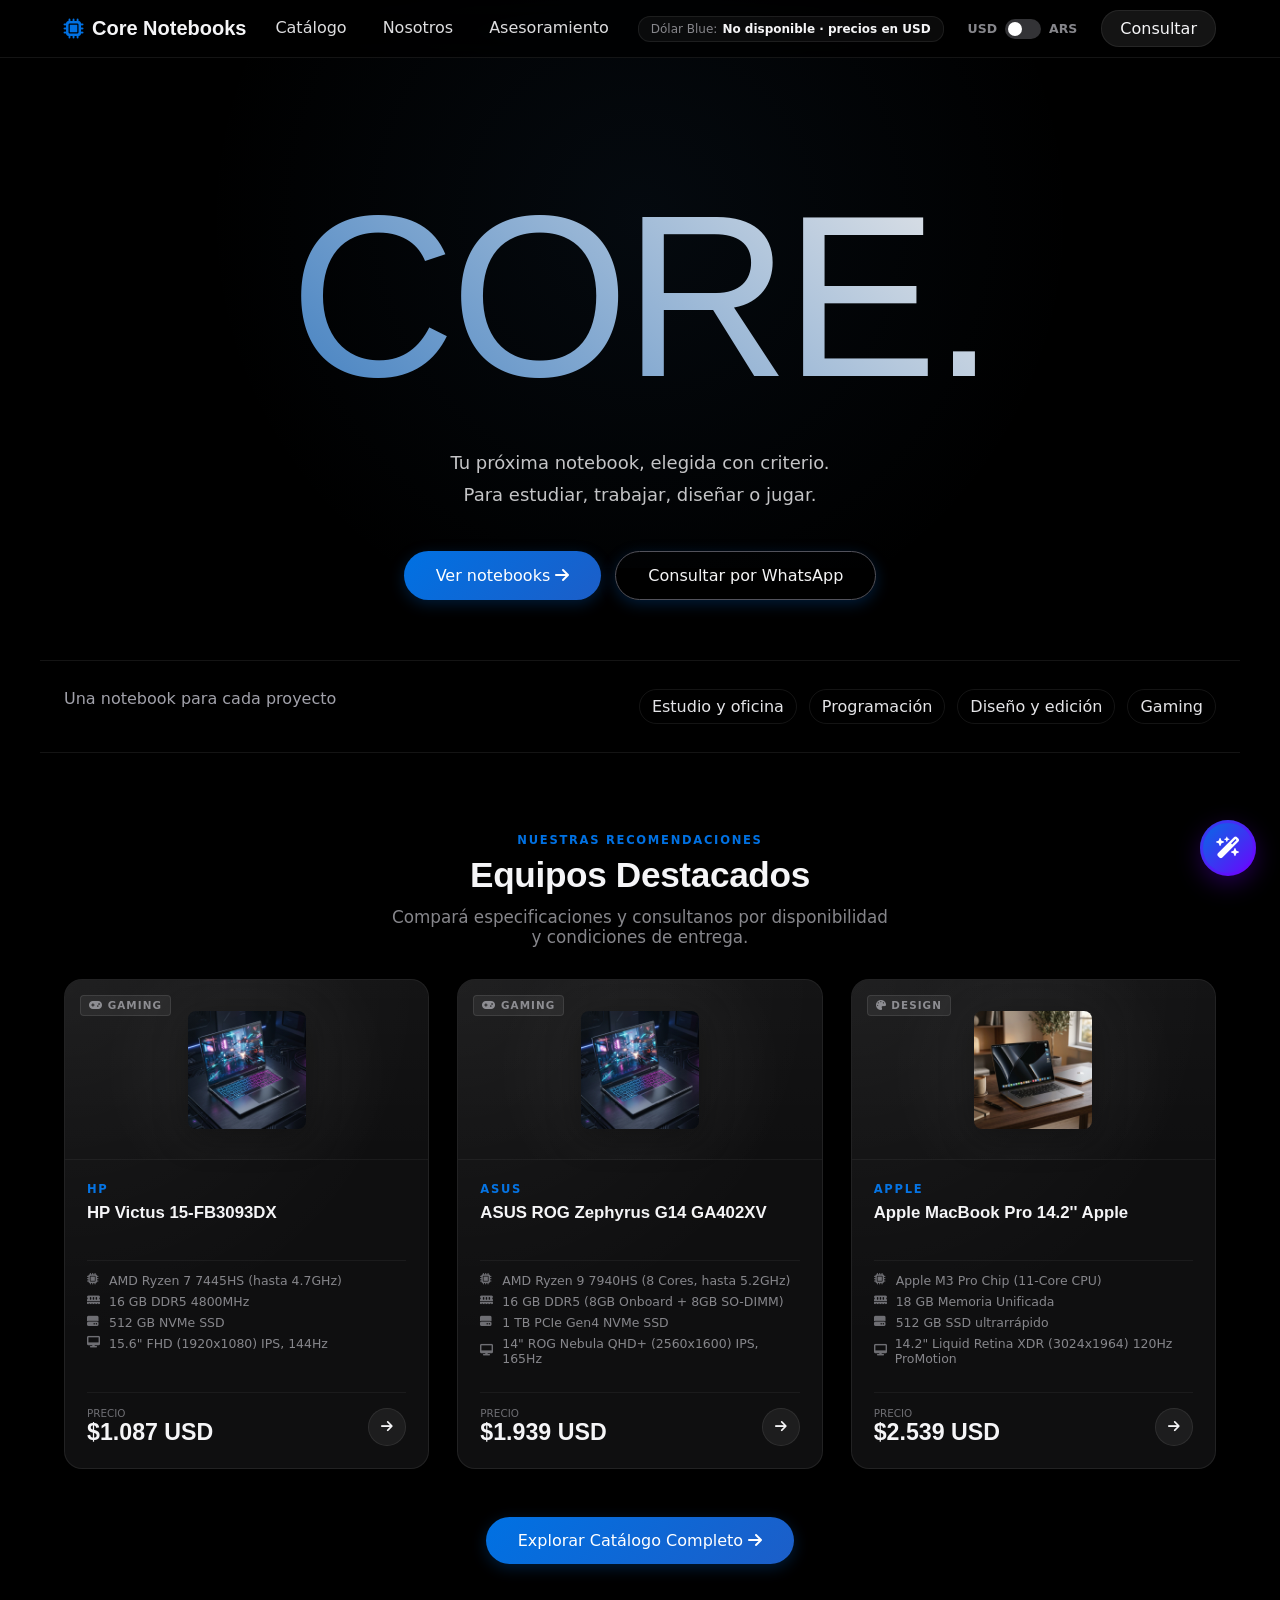
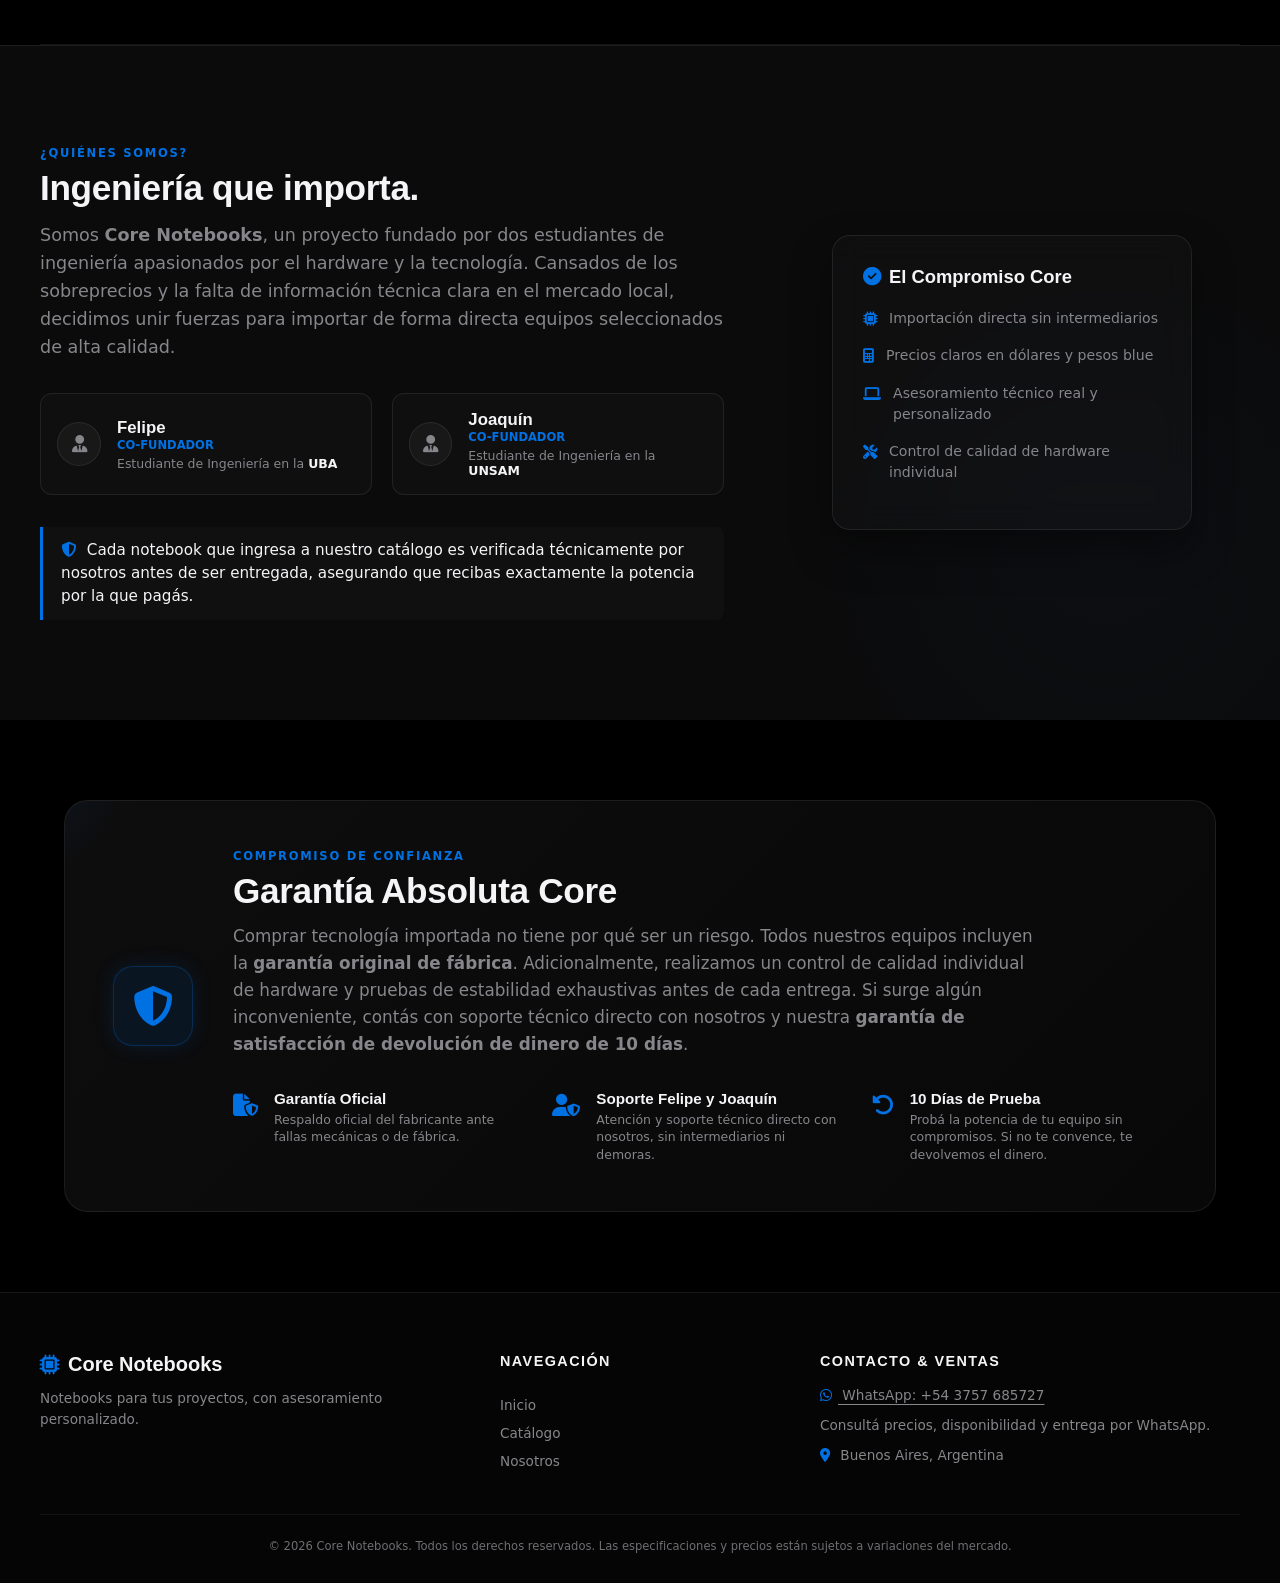
<file: index.html>
<!DOCTYPE html>
<html lang="es">
<head>
    <meta charset="UTF-8">
    <meta name="viewport" content="width=device-width, initial-scale=1.0">
    <title>Core Notebooks | Notebooks para estudiar, trabajar y jugar</title>
    <meta name="description" content="Compará notebooks para estudio, programación, diseño y gaming. Consultá precios y disponibilidad por WhatsApp con Core Notebooks.">
    <meta name="theme-color" content="#09090b">
    
    <!-- Fontshare CDN: Imports General Sans (weights 400, 500, 600, 700) and Geist (weights 400, 500, 600, 700) -->
    <link href="https://api.fontshare.com/v2/css?f[]=general-sans@400,500,600,700&f[]=geist@400,500,600,700&display=swap" rel="stylesheet">
    
    <!-- FontAwesome for Premium Icons -->
    <link rel="stylesheet" href="https://cdnjs.cloudflare.com/ajax/libs/font-awesome/6.4.0/css/all.min.css">
    
    <!-- Custom CSS -->
    <link rel="stylesheet" href="style.css">
</head>
<body>

    <!-- SECTION 2: MAIN SITE CONTAINER -->
    <div id="app-container" class="app-visible">
        
        <!-- HEADER / NAVIGATION -->
        <header class="main-header">
            <div class="nav-container">
                <a href="#" class="brand-logo" id="logo-link">
                    <i class="fa-solid fa-microchip"></i>
                    <span>Core Notebooks</span>
                </a>
                
                <!-- Central Navigation Menu (Geist Sans, text-base, text-foreground/90) -->
                <nav class="main-nav" id="main-nav" aria-label="Navegación principal">
                    <a href="#catalog" class="nav-link" id="nav-catalog-link">Catálogo</a>
                    <a href="#nosotros" class="nav-link" id="nav-nosotros-link">Nosotros</a>
                    <a href="#advisor-anchor" class="nav-link" id="nav-advisor-link">Asesoramiento</a>
                </nav>

                <div class="header-actions">
                    <!-- Live exchange rate display -->
                    <div class="exchange-rate-badge" id="rate-badge" title="Cotización de referencia del dólar blue">
                        <span>Dólar Blue: </span>
                        <strong id="blue-rate-value">Cargando...</strong>
                    </div>

                    <!-- Currency Switch Toggle (USD / ARS Blue) -->
                    <div class="currency-switch-container">
                        <span class="currency-label">USD</span>
                        <label class="switch">
                            <input type="checkbox" id="currency-toggle" aria-label="Mostrar precios en pesos" disabled>
                            <span class="slider round"></span>
                        </label>
                        <span class="currency-label highlight-ars">ARS</span>
                    </div>

                    <!-- "Sign Up" button on the right (Geist Sans, text-base, font-normal) -->
                    <button class="btn-signup" id="signup-btn">Consultar</button>
                </div>

                <!-- Mobile Menu Toggle -->
                <button class="mobile-menu-toggle" id="menu-toggle" aria-label="Abrir menú" aria-controls="main-nav" aria-expanded="false">
                    <i class="fa-solid fa-bars"></i>
                </button>
            </div>
        </header>

        <!-- LANDING VIEW CONTAINER -->
        <div id="landing-view" class="view-section">
            <!-- HERO SECTION -->
            <section id="hero" class="hero-section">
                <div class="hero-bg-glow"></div>
                <div class="hero-content">
                    <!-- Title Principal: General Sans, text-[230px], gradient effect -->
                    <h1 class="hero-main-title">CORE.</h1>
                    
                    <!-- Subtext: Centered, Geist Sans, text-lg, leading-8, opacity-80, split in 2 lines -->
                    <p class="hero-subtext-desc">
                        Tu próxima notebook, elegida con criterio.<br/>Para estudiar, trabajar, diseñar o jugar.
                    </p>
                    
                    <!-- Action Button: Geist Sans, text-base, font-normal -->
                    <div class="hero-ctas">
                        <button class="btn-cta" id="hero-catalog-btn">Ver notebooks <i class="fa-solid fa-arrow-right" aria-hidden="true"></i></button>
                        <button class="btn-cta btn-cta-secondary" id="hero-schedule-btn">Consultar por WhatsApp</button>
                    </div>
                </div>
            </section>

            <section class="use-cases" aria-label="Encontrá tu notebook según el uso">
                <span>Una notebook para cada proyecto</span>
                <div><span>Estudio y oficina</span><span>Programación</span><span>Diseño y edición</span><span>Gaming</span></div>
            </section>

            <!-- FEATURED PRODUCTS SECTION -->
            <section id="featured-products" class="featured-section">
                <div class="section-header">
                    <span class="section-tag">Nuestras Recomendaciones</span>
                    <h2 class="section-title">Equipos Destacados</h2>
                    <p class="section-subtitle">Compará especificaciones y consultanos por disponibilidad y condiciones de entrega.</p>
                </div>
                <div id="featured-grid" class="products-grid">
                    <!-- Rendered dynamically -->
                </div>
                <div class="featured-cta-container" style="display: flex; justify-content: center; margin-top: 3rem;">
                    <button class="btn-cta" id="explore-catalog-btn">Explorar Catálogo Completo <i class="fa-solid fa-arrow-right"></i></button>
                </div>
            </section>

            <!-- ABOUT US SECTION -->
            <section id="nosotros" class="about-section">
                <div class="about-bg-decoration"></div>
                <div class="about-container">
                    <div class="about-content">
                        <span class="section-tag">¿Quiénes Somos?</span>
                        <h2 class="section-title">Ingeniería que importa.</h2>
                        <p class="about-text">
                            Somos <strong>Core Notebooks</strong>, un proyecto fundado por dos estudiantes de ingeniería apasionados por el hardware y la tecnología. Cansados de los sobreprecios y la falta de información técnica clara en el mercado local, decidimos unir fuerzas para importar de forma directa equipos seleccionados de alta calidad.
                        </p>
                        <div class="founders-cards">
                            <!-- Founder 1 -->
                            <div class="founder-card">
                                <div class="founder-avatar-placeholder">
                                    <i class="fa-solid fa-user-tie"></i>
                                </div>
                                <div class="founder-info">
                                    <h3>Felipe</h3>
                                    <p class="founder-title">Co-Fundador</p>
                                    <p class="founder-edu">Estudiante de Ingeniería en la <strong>UBA</strong></p>
                                </div>
                            </div>

                            <!-- Founder 2 -->
                            <div class="founder-card">
                                <div class="founder-avatar-placeholder">
                                    <i class="fa-solid fa-user-tie"></i>
                                </div>
                                <div class="founder-info">
                                    <h3>Joaquín</h3>
                                    <p class="founder-title">Co-Fundador</p>
                                    <p class="founder-edu">Estudiante de Ingeniería en la <strong>UNSAM</strong></p>
                                </div>
                            </div>
                        </div>
                        <p class="about-value-prop">
                            <i class="fa-solid fa-shield-halved"></i> Cada notebook que ingresa a nuestro catálogo es verificada técnicamente por nosotros antes de ser entregada, asegurando que recibas exactamente la potencia por la que pagás.
                        </p>
                    </div>
                    <div class="about-graphic">
                        <div class="glass-specs-box">
                            <div class="specs-title"><i class="fa-solid fa-circle-check"></i> El Compromiso Core</div>
                            <ul class="specs-list">
                                <li><i class="fa-solid fa-microchip text-accent"></i> Importación directa sin intermediarios</li>
                                <li><i class="fa-solid fa-calculator text-accent"></i> Precios claros en dólares y pesos blue</li>
                                <li><i class="fa-solid fa-laptop text-accent"></i> Asesoramiento técnico real y personalizado</li>
                                <li><i class="fa-solid fa-screwdriver-wrench text-accent"></i> Control de calidad de hardware individual</li>
                            </ul>
                        </div>
                    </div>
                </div>
            </section>

            <!-- WARRANTY SECTION -->
            <section id="warranty" class="warranty-section">
                <div class="warranty-container">
                    <div class="warranty-card-glass">
                        <div class="warranty-badge-glow"></div>
                        <div class="warranty-icon-box">
                            <i class="fa-solid fa-shield-halved"></i>
                        </div>
                        <div class="warranty-content-box">
                            <span class="section-tag">Compromiso de Confianza</span>
                            <h2 class="section-title">Garantía Absoluta Core</h2>
                            <p class="warranty-desc-text">
                                Comprar tecnología importada no tiene por qué ser un riesgo. Todos nuestros equipos incluyen la <strong>garantía original de fábrica</strong>. Adicionalmente, realizamos un control de calidad individual de hardware y pruebas de estabilidad exhaustivas antes de cada entrega. Si surge algún inconveniente, contás con soporte técnico directo con nosotros y nuestra <strong>garantía de satisfacción de devolución de dinero de 10 días</strong>.
                            </p>
                            <div class="warranty-grid">
                                <div class="w-item">
                                    <div class="w-item-icon"><i class="fa-solid fa-file-shield"></i></div>
                                    <div class="w-item-text">
                                        <h4>Garantía Oficial</h4>
                                        <p>Respaldo oficial del fabricante ante fallas mecánicas o de fábrica.</p>
                                    </div>
                                </div>
                                <div class="w-item">
                                    <div class="w-item-icon"><i class="fa-solid fa-user-shield"></i></div>
                                    <div class="w-item-text">
                                        <h4>Soporte Felipe y Joaquín</h4>
                                        <p>Atención y soporte técnico directo con nosotros, sin intermediarios ni demoras.</p>
                                    </div>
                                </div>
                                <div class="w-item">
                                    <div class="w-item-icon"><i class="fa-solid fa-rotate-left"></i></div>
                                    <div class="w-item-text">
                                        <h4>10 Días de Prueba</h4>
                                        <p>Probá la potencia de tu equipo sin compromisos. Si no te convence, te devolvemos el dinero.</p>
                                    </div>
                                </div>
                            </div>
                        </div>
                    </div>
                </div>
            </section>
        </div>

        <!-- CATALOG VIEW CONTAINER -->
        <div id="catalog-view" class="view-section hidden-view" style="display: none;">
            <!-- CATALOG SECTION -->
            <section id="catalog" class="catalog-section">
                <div class="section-header">
                    <span class="section-tag">Selección de Equipos</span>
                    <h2 class="section-title">El Catálogo Core</h2>
                    <p class="section-subtitle">Explorá nuestro stock disponible o realizá una búsqueda avanzada.</p>
                </div>

                <!-- Collapsible Filters Button -->
                <div class="filter-toggle-container" style="display: flex; justify-content: center; margin-bottom: 2.5rem;">
                    <button class="catalog-tab-btn" id="toggle-filters-btn">
                        <i class="fa-solid fa-sliders"></i> Filtros Avanzados
                    </button>
                </div>

                <!-- Filter Controls -->
                <div class="filter-panel filter-panel-collapsed" id="catalog-filter-panel">
                    <div class="search-bar-container">
                        <i class="fa-solid fa-magnifying-glass search-icon"></i>
                        <input type="text" id="catalog-search" placeholder="Buscar por procesador, ram, modelo o tipo...">
                    </div>

                    <div class="filters-row">
                        <!-- Brand Filter -->
                        <div class="filter-group">
                            <label class="filter-label">Marca</label>
                            <div class="filter-buttons" id="brand-filters">
                                <button class="filter-btn active" data-brand="all">Todas</button>
                                <button class="filter-btn" data-brand="Apple">Apple</button>
                                <button class="filter-btn" data-brand="ASUS">ASUS</button>
                                <button class="filter-btn" data-brand="Lenovo">Lenovo</button>
                                <button class="filter-btn" data-brand="HP">HP</button>
                                <button class="filter-btn" data-brand="Dell">Dell</button>
                                <button class="filter-btn" data-brand="Acer">Acer</button>
                            </div>
                        </div>

                        <!-- Category Filter -->
                        <div class="filter-group">
                            <label class="filter-label">Uso / Perfil</label>
                            <div class="filter-buttons" id="category-filters">
                                <button class="filter-btn active" data-category="all">Todos</button>
                                <button class="filter-btn" data-category="gaming" title="Gaming y Alto Rendimiento"><i class="fa-solid fa-gamepad"></i> Gaming</button>
                                <button class="filter-btn" data-category="productivity" title="Programación, Ingeniería, Oficina"><i class="fa-solid fa-laptop-code"></i> Productividad</button>
                                <button class="filter-btn" data-category="design" title="Edición de Video, Diseño Gráfico, MacBook"><i class="fa-solid fa-palette"></i> Diseño</button>
                                <button class="filter-btn" data-category="office" title="Estudios, Hogar, Oficina Básica"><i class="fa-solid fa-briefcase"></i> Oficina</button>
                            </div>
                        </div>
                    </div>

                    <div class="filters-row flex-between">
                        <!-- Price Range Slider -->
                        <div class="filter-group price-slider-group">
                            <label class="filter-label">Precio máximo: <span id="price-slider-value">$1000 USD</span></label>
                            <input type="range" id="price-range" min="300" max="4500" step="100" value="4500">
                        </div>

                        <button id="reset-filters" class="reset-btn"><i class="fa-solid fa-arrow-rotate-left"></i> Limpiar filtros</button>
                    </div>
                </div>

                <!-- Product Grid -->
                <div id="products-grid" class="products-grid">
                    <div class="grid-placeholder">Cargando notebooks disponibles...</div>
                </div>
            </section>
        </div>



        <!-- Anchor for learning link -->
        <div id="advisor-anchor"></div>

        <!-- FOOTER -->
        <footer class="main-footer">
            <div class="footer-container">
                <div class="footer-brand">
                    <div class="logo">
                        <i class="fa-solid fa-microchip"></i>
                        <span>Core Notebooks</span>
                    </div>
                    <p>Notebooks para tus proyectos, con asesoramiento personalizado.</p>
                </div>
                <div class="footer-links">
                    <h4>Navegación</h4>
                    <a href="#hero" id="footer-inicio-link">Inicio</a>
                    <a href="#catalog" id="footer-catalog-link">Catálogo</a>
                    <a href="#nosotros" id="footer-nosotros-link">Nosotros</a>
                </div>
                <div class="footer-contact">
                    <h4>Contacto & Ventas</h4>
                    <p><a href="https://wa.me/543757685727" target="_blank" rel="noopener noreferrer"><i class="fa-brands fa-whatsapp text-accent" aria-hidden="true"></i> WhatsApp: +54 3757 685727</a></p>
                    <p>Consultá precios, disponibilidad y entrega por WhatsApp.</p>
                    <p><i class="fa-solid fa-location-dot text-accent"></i> Buenos Aires, Argentina</p>
                </div>
            </div>
            <div class="footer-bottom">
                <p>&copy; 2026 Core Notebooks. Todos los derechos reservados. Las especificaciones y precios están sujetos a variaciones del mercado.</p>
            </div>
        </footer>

        <!-- GEMINI AI FLOATING WIDGET -->
        <div id="ai-advisor-widget">
            <!-- Floating Bubble -->
            <button id="ai-bubble-trigger" class="ai-bubble" title="Abrir asesor del catálogo">
                <div class="pulse-ring"></div>
                <i class="fa-solid fa-wand-magic-sparkles"></i>
                <span class="bubble-tooltip">Ayuda para elegir</span>
            </button>

            <!-- Chat Panel Slide-out -->
            <div id="ai-chat-panel" class="chat-panel-hidden">
                <div class="chat-panel-header">
                    <div class="ai-profile">
                        <div class="ai-avatar">
                            <i class="fa-solid fa-brain"></i>
                        </div>
                        <div class="ai-details">
                            <h3>Asesor del catálogo</h3>
                            <span class="ai-status"><span class="status-dot"></span>Guía automática por tipo de uso</span>
                        </div>
                    </div>
                    <button id="close-chat-btn" aria-label="Cerrar asesor" class="close-btn"><i class="fa-solid fa-xmark"></i></button>
                </div>

                <div class="chat-messages" id="chat-messages-container">
                    <div class="chat-msg ai-msg">
                        <p>¡Hola! Soy tu <strong>Asesor del catálogo</strong> de notebooks. 💻🧠</p>
                        <p>Te muestro opciones del catálogo según el uso que elijas. Podés seleccionar estudio, gaming, programación o diseño. Para confirmar presupuesto y disponibilidad, consultanos por WhatsApp.</p>
                    </div>
                </div>

                <div class="chat-quick-replies">
                    <button class="quick-reply-btn" data-reply="Busco una notebook barata para estudiar y oficina.">Estudiar/Oficina 📚</button>
                    <button class="quick-reply-btn" data-reply="Necesito una notebook gamer con placa de video RTX.">Gaming 🎮</button>
                    <button class="quick-reply-btn" data-reply="Busco algo potente para edición de video y diseño.">Diseño / Edición 🎨</button>
                </div>

                <div class="chat-input-area">
                    <textarea id="chat-input" aria-label="Contanos para qué usarías la notebook" placeholder="Preguntame lo que quieras..." rows="1"></textarea>
                    <button id="send-chat-btn" aria-label="Enviar consulta al asesor" class="send-btn" disabled><i class="fa-solid fa-paper-plane"></i></button>
                </div>
            </div>
        </div>

        <!-- PRODUCT DETAIL MODAL -->
        <div id="detail-modal" class="modal-overlay">
            <div class="modal-content detail-modal-content">
                <div id="detail-modal-body">
                    <!-- Loaded dynamically -->
                </div>
            </div>
        </div>



    </div>

    <!-- Core App JS -->
    <script src="app.js"></script>
</body>
</html>
</file>
<file: style.css>
/* ==========================================================================
   CORE NOTEBOOKS - DESIGN SYSTEM
   Fonts: General Sans (Headings) & Geist (Body, UI, Navbar)
   Theme: High-Tech Dark Mode, Apple & 21st.dev inspired
   ========================================================================== */

/* 1. IMPORTS & SYSTEM VARIABLES */
@import url('https://api.fontshare.com/v2/css?f[]=general-sans@400,500,600,700&f[]=geist@400,500,600,700&display=swap');

:root {
    --bg-black: #000000;
    --bg-dark-gray: #0b0b0c;
    --bg-card: rgba(22, 22, 23, 0.7);
    --bg-card-hover: rgba(30, 30, 32, 0.85);
    
    --text-primary: #f5f5f7;
    --text-secondary: #86868b;
    --text-muted: #6e6e73;
    
    --accent-blue: #0071e3;
    --accent-blue-hover: #147ce5;
    --accent-glow: rgba(0, 113, 227, 0.4);
    --accent-green: #25d366; /* WhatsApp Green */
    --accent-green-hover: #20ba59;
    
    --border-color: rgba(255, 255, 255, 0.08);
    --border-hover: rgba(255, 255, 255, 0.18);
    
    /* Font Families specified in prompt */
    --font-heading: 'General Sans', -apple-system, BlinkMacSystemFont, sans-serif;
    --font-body: 'Geist', 'Inter', system-ui, sans-serif;
    
    --transition-fast: 0.2s cubic-bezier(0.25, 0.1, 0.25, 1);
    --transition-normal: 0.4s cubic-bezier(0.25, 0.8, 0.25, 1);
    --transition-slow: 0.8s cubic-bezier(0.25, 1, 0.5, 1);
}

/* 2. BASE RESET */
* {
    margin: 0;
    padding: 0;
    box-sizing: border-box;
    scroll-behavior: smooth;
}

body {
    background-color: var(--bg-black);
    color: var(--text-primary);
    font-family: var(--font-body);
    -webkit-font-smoothing: antialiased;
    overflow-x: hidden;
}

::-webkit-scrollbar {
    width: 8px;
    height: 8px;
}

::-webkit-scrollbar-track {
    background: var(--bg-black);
}

::-webkit-scrollbar-thumb {
    background: #333335;
    border-radius: 4px;
}

::-webkit-scrollbar-thumb:hover {
    background: #444447;
}

a {
    color: inherit;
    text-decoration: none;
}

/* 3. CINEMATIC FULLSCREEN INTRO OVERLAY */
#intro-overlay {
    position: fixed;
    top: 0;
    left: 0;
    width: 100vw;
    height: 100vh;
    background-color: var(--bg-black);
    z-index: 9999;
    display: flex;
    justify-content: center;
    align-items: center;
    overflow: hidden;
    transition: opacity 1s cubic-bezier(0.25, 1, 0.5, 1), visibility 1s;
}

.intro-active {
    opacity: 1;
    visibility: visible;
}

.intro-fading {
    opacity: 0;
    visibility: hidden;
    pointer-events: none;
}

#intro-video {
    position: absolute;
    top: 0;
    left: 0;
    width: 100vw;
    height: 100vh;
    object-fit: cover;
    z-index: 1;
}

#intro-text-wrapper {
    position: relative;
    z-index: 2;
    text-align: center;
    padding: 2rem;
    perspective: 1000px;
    opacity: 0;
    pointer-events: none;
    transition: opacity 0.6s ease;
}

#intro-text-wrapper.text-visible {
    opacity: 1;
    pointer-events: auto;
}

.intro-subtext {
    font-family: var(--font-body);
    font-size: 0.85rem;
    letter-spacing: 0.3em;
    color: var(--text-secondary);
    margin-bottom: 0.5rem;
    opacity: 0;
    transform: translateY(15px);
}

.intro-title {
    font-family: var(--font-heading);
    font-size: 3.5rem;
    font-weight: 700;
    letter-spacing: -0.02em;
    background: linear-gradient(180deg, #ffffff 30%, #a1a1a6 100%);
    -webkit-background-clip: text;
    -webkit-text-fill-color: transparent;
    margin-bottom: 0.5rem;
    opacity: 0;
    transform: translateY(20px);
}

.intro-description {
    font-size: 1.1rem;
    color: var(--text-muted);
    opacity: 0;
    transform: translateY(15px);
}

#intro-text-wrapper.text-visible .animate-sub {
    animation: fadeInUp 1s forwards 0.2s;
}
#intro-text-wrapper.text-visible .animate-title {
    animation: fadeInUp 1.2s forwards 0.4s;
}
#intro-text-wrapper.text-visible .animate-desc {
    animation: fadeInUp 1.2s forwards 0.6s;
}

@keyframes fadeInUp {
    to {
        opacity: 1;
        transform: translateY(0);
    }
}

.skip-btn {
    position: absolute;
    bottom: 40px;
    right: 40px;
    background: rgba(255, 255, 255, 0.08);
    border: 1px solid var(--border-color);
    color: var(--text-primary);
    font-family: var(--font-body);
    font-size: 0.9rem;
    font-weight: 500;
    padding: 0.75rem 1.75rem;
    border-radius: 30px;
    cursor: pointer;
    backdrop-filter: blur(10px);
    transition: all var(--transition-fast);
    z-index: 3;
}

.skip-btn:hover {
    background: rgba(255, 255, 255, 0.15);
    border-color: var(--border-hover);
    transform: translateY(-2px);
}

.skip-btn i {
    margin-left: 0.5rem;
    transition: transform var(--transition-fast);
}

.skip-btn:hover i {
    transform: translateX(3px);
}

/* Fallback CSS 3D laptop (only shown if video fails) */
.laptop-3d {
    position: absolute;
    width: 300px;
    height: 200px;
    perspective: 800px;
    display: flex;
    flex-direction: column;
    align-items: center;
    justify-content: flex-end;
    z-index: 2;
}

.keyboard-base {
    width: 280px;
    height: 12px;
    background: linear-gradient(180deg, #222225 0%, #111112 100%);
    border-radius: 4px 4px 10px 10px;
    box-shadow: 0 8px 20px rgba(0, 0, 0, 0.8);
    position: relative;
    z-index: 5;
}

.lid-hinge {
    position: absolute;
    bottom: 10px;
    width: 240px;
    height: 6px;
    background: #0a0a0b;
    z-index: 4;
}

.screen-lid {
    position: absolute;
    bottom: 3px;
    width: 270px;
    height: 175px;
    background: linear-gradient(135deg, #1d1d1f 0%, #111112 100%);
    border: 1.5px solid #2a2a2e;
    border-radius: 8px 8px 0 0;
    transform-origin: bottom center;
    transform: rotateX(0deg);
    transition: transform 2.2s cubic-bezier(0.25, 1, 0.5, 1);
    display: flex;
    justify-content: center;
    align-items: center;
    z-index: 3;
}

.screen-content {
    width: 258px;
    height: 163px;
    background-color: #050505;
    border-radius: 5px;
    display: flex;
    justify-content: center;
    align-items: center;
    opacity: 0;
    transition: opacity 1.5s ease-in-out 1s;
}

.core-logo-glow {
    display: flex;
    flex-direction: column;
    align-items: center;
    color: var(--text-primary);
}

.logo-icon {
    font-size: 2.2rem;
    margin-bottom: 0.6rem;
    color: var(--accent-blue);
    filter: drop-shadow(0 0 8px var(--accent-blue));
}

.laptop-3d.open-lid .screen-lid {
    transform: rotateX(-115deg);
}

.laptop-3d.open-lid .screen-content {
    opacity: 1;
}

/* 4. MAIN APP CONTAINER */
#app-container {
    width: 100%;
    min-height: 100vh;
    display: flex;
    flex-direction: column;
    transition: opacity 1.2s cubic-bezier(0.25, 1, 0.5, 1);
}

.app-hidden {
    opacity: 0;
    pointer-events: none;
}

.app-visible {
    opacity: 1;
    pointer-events: auto;
}

/* 5. HEADER & NAVIGATION */
.main-header {
    position: fixed;
    top: 0;
    left: 0;
    width: 100%;
    height: 58px;
    background-color: rgba(0, 0, 0, 0.7);
    backdrop-filter: blur(20px);
    -webkit-backdrop-filter: blur(20px);
    border-bottom: 1px solid var(--border-color);
    z-index: 100;
}

.nav-container {
    max-width: 1200px;
    height: 100%;
    margin: 0 auto;
    padding: 0 24px;
    display: flex;
    justify-content: space-between;
    align-items: center;
}

.brand-logo {
    display: flex;
    align-items: center;
    gap: 8px;
    font-family: var(--font-heading);
    font-weight: 600;
    font-size: 1.25rem;
    color: var(--text-primary);
}

.brand-logo i {
    color: var(--accent-blue);
}

/* Navbar Menu */
.main-nav {
    display: flex;
    gap: 36px;
}

.nav-link {
    font-family: var(--font-body);
    font-size: 16px;
    font-weight: 400;
    color: rgba(245, 245, 247, 0.9);
    transition: color var(--transition-fast), border-color var(--transition-fast);
    padding: 6px 0;
    border-bottom: 2px solid transparent;
}

.nav-link:hover {
    color: var(--text-primary);
}

.nav-link.active {
    color: var(--text-primary);
    border-bottom-color: var(--accent-blue);
}

.header-actions {
    display: flex;
    align-items: center;
    gap: 24px;
}

.exchange-rate-badge {
    background: rgba(255, 255, 255, 0.04);
    border: 1px solid var(--border-color);
    padding: 5px 12px;
    border-radius: 12px;
    font-size: 0.75rem;
    color: var(--text-secondary);
    display: flex;
    align-items: center;
    gap: 5px;
    font-family: var(--font-body);
}

.exchange-rate-badge strong {
    color: var(--text-primary);
}

.currency-switch-container {
    display: flex;
    align-items: center;
    gap: 8px;
}

.currency-label {
    font-size: 0.78rem;
    font-weight: 600;
    color: var(--text-secondary);
}

.switch {
    position: relative;
    display: inline-block;
    width: 36px;
    height: 20px;
}

.switch input {
    opacity: 0;
    width: 0;
    height: 0;
}

.slider {
    position: absolute;
    cursor: pointer;
    top: 0; left: 0; right: 0; bottom: 0;
    background-color: #333336;
    transition: .3s cubic-bezier(0.25, 0.8, 0.25, 1);
    border-radius: 20px;
}

.slider:before {
    position: absolute;
    content: "";
    height: 14px;
    width: 14px;
    left: 3px;
    bottom: 3px;
    background-color: white;
    transition: .3s cubic-bezier(0.25, 0.8, 0.25, 1);
    border-radius: 50%;
}

input:checked + .slider {
    background-color: var(--accent-blue);
}

input:checked + .slider:before {
    transform: translateX(16px);
}

.settings-btn {
    background: none;
    border: none;
    color: var(--text-secondary);
    cursor: pointer;
    font-size: 1.1rem;
    transition: color var(--transition-fast);
}

.settings-btn:hover {
    color: var(--text-primary);
}

/* Button Sign Up */
.btn-signup {
    font-family: var(--font-body);
    font-size: 16px;
    font-weight: 400;
    background-color: rgba(255, 255, 255, 0.08);
    border: 1px solid var(--border-color);
    color: var(--text-primary);
    padding: 8px 18px;
    border-radius: 18px;
    cursor: pointer;
    transition: all var(--transition-fast);
}

.btn-signup:hover {
    background-color: var(--text-primary);
    color: var(--bg-black);
    border-color: var(--text-primary);
}

.mobile-menu-toggle {
    display: none;
    background: none;
    border: none;
    color: var(--text-primary);
    font-size: 1.35rem;
    cursor: pointer;
}

/* 6. HERO SECTION */
.hero-section {
    position: relative;
    padding-top: 180px;
    padding-bottom: 60px;
    display: flex;
    flex-direction: column;
    align-items: center;
    text-align: center;
    overflow: hidden;
}

.hero-bg-glow {
    position: absolute;
    top: -20%;
    left: 50%;
    transform: translateX(-50%);
    width: 80%;
    max-width: 1400px;
    height: 700px;
    background: radial-gradient(circle, rgba(58, 123, 191, 0.08) 0%, transparent 70%);
    z-index: 1;
    pointer-events: none;
}

.hero-content {
    max-width: 1100px;
    padding: 0 24px;
    z-index: 2;
    display: flex;
    flex-direction: column;
    align-items: center;
}

/* Título Principal ("CORE.") */
.hero-main-title {
    font-family: var(--font-heading);
    font-size: 230px;
    font-weight: 400;
    line-height: 1.02;
    letter-spacing: -0.024em;
    margin-bottom: 2rem;
    
    background: linear-gradient(223deg, #E8E8E9 0%, #3A7BBF 104.15%);
    -webkit-background-clip: text;
    -webkit-text-fill-color: transparent;
}

/* Subtext */
.hero-subtext-desc {
    font-family: var(--font-body);
    font-size: 18px;
    line-height: 32px;
    color: var(--text-primary);
    opacity: 0.8;
    max-width: 600px;
    margin: 0 auto 2.5rem auto;
}

/* CTA */
.btn-cta {
    font-family: var(--font-body);
    font-size: 16px;
    font-weight: 400;
    background: linear-gradient(135deg, var(--accent-blue) 0%, #1c5ec8 100%);
    color: white;
    border: none;
    padding: 14px 32px;
    border-radius: 28px;
    cursor: pointer;
    transition: all var(--transition-fast);
    box-shadow: 0 4px 15px rgba(0, 113, 227, 0.25);
}

.btn-cta:hover {
    transform: translateY(-2px);
    box-shadow: 0 6px 20px rgba(0, 113, 227, 0.4);
}

/* 7. SOCIAL PROOF / MARQUEE SECTION */
.social-proof-section {
    background-color: var(--bg-black);
    padding: 40px 0;
    border-bottom: 1px solid var(--border-color);
    position: relative;
    z-index: 2;
    width: 100%;
}

.social-proof-container {
    max-width: 1200px;
    margin: 0 auto;
    padding: 0 24px;
    display: flex;
    align-items: center;
    gap: 40px;
}

.social-proof-intro {
    font-family: var(--font-body);
    font-size: 14px;
    line-height: 1.4;
    color: var(--text-secondary);
    opacity: 0.5;
    white-space: nowrap;
    flex-shrink: 0;
    text-align: left;
}

.brand-marquee-container {
    overflow: hidden;
    width: 100%;
    position: relative;
    mask-image: linear-gradient(to right, transparent, black 10%, black 90%, transparent);
    -webkit-mask-image: linear-gradient(to right, transparent, black 10%, black 90%, transparent);
}

.brand-marquee-track {
    display: flex;
    gap: 60px;
    width: max-content;
    animation: marqueeScroll 25s linear infinite;
}

.brand-item {
    font-family: var(--font-body);
    font-size: 16px;
    font-weight: 600;
    color: var(--text-primary);
    opacity: 0.7;
    transition: opacity var(--transition-fast);
}

.brand-item:hover {
    opacity: 1;
}

@keyframes marqueeScroll {
    0% { transform: translateX(0); }
    100% { transform: translateX(-50%); }
}

/* 8. CATALOG SECTION & TAB SWITCHER */
.catalog-section {
    max-width: 1200px;
    margin: 0 auto;
    padding: 80px 24px;
}

.section-header {
    text-align: center;
    margin-bottom: 2rem; /* Reduced to sit neatly with tabs */
}

.section-tag {
    font-size: 0.72rem;
    font-weight: 600;
    color: var(--accent-blue);
    letter-spacing: 0.15em;
    text-transform: uppercase;
    margin-bottom: 0.5rem;
    display: block;
}

.section-title {
    font-family: var(--font-heading);
    font-size: 2.2rem;
    font-weight: 600;
    margin-bottom: 0.8rem;
    letter-spacing: -0.01em;
}

.section-subtitle {
    font-size: 1.05rem;
    color: var(--text-secondary);
    max-width: 500px;
    margin: 0 auto;
}

/* Catalog tab switcher: Separates filter matching from general stock inventory */
.catalog-tabs-container {
    display: flex;
    justify-content: center;
    gap: 16px;
    margin-bottom: 2.5rem;
    position: relative;
    z-index: 5;
}

.catalog-tab-btn {
    font-family: var(--font-body);
    font-size: 15px;
    font-weight: 500;
    background-color: rgba(255, 255, 255, 0.02);
    border: 1px solid var(--border-color);
    color: var(--text-secondary);
    padding: 12px 24px;
    border-radius: 30px;
    cursor: pointer;
    display: flex;
    align-items: center;
    gap: 8px;
    transition: all var(--transition-fast);
}

.catalog-tab-btn:hover {
    background-color: rgba(255, 255, 255, 0.06);
    color: var(--text-primary);
    border-color: var(--border-hover);
}

.catalog-tab-btn.active {
    background: linear-gradient(135deg, var(--accent-blue) 0%, #1c5ec8 100%);
    color: white;
    border-color: var(--accent-blue);
    box-shadow: 0 4px 15px var(--accent-glow);
}

/* Filters Panel */
.filter-panel {
    background: var(--bg-card);
    border: 1px solid var(--border-color);
    border-radius: 18px;
    padding: 24px;
    backdrop-filter: blur(20px);
    margin-bottom: 3rem;
    box-shadow: 0 10px 30px rgba(0,0,0,0.3);
    transition: max-height 0.4s cubic-bezier(0.25, 0.8, 0.25, 1), opacity 0.3s ease-out, margin 0.4s ease-out, padding 0.4s ease-out, border-color 0.4s ease-out;
    overflow: hidden;
    max-height: 450px;
}

.filter-panel-collapsed {
    max-height: 0 !important;
    opacity: 0 !important;
    padding-top: 0 !important;
    padding-bottom: 0 !important;
    margin-bottom: 0 !important;
    border-color: transparent !important;
    pointer-events: none;
}

.search-bar-container {
    position: relative;
    width: 100%;
    margin-bottom: 20px;
}

.search-bar-container input {
    width: 100%;
    background-color: rgba(255, 255, 255, 0.04);
    border: 1px solid var(--border-color);
    border-radius: 12px;
    padding: 14px 14px 14px 44px;
    color: var(--text-primary);
    font-family: var(--font-body);
    font-size: 0.92rem;
    transition: all var(--transition-fast);
}

.search-bar-container input:focus {
    outline: none;
    border-color: var(--accent-blue);
    background-color: rgba(255, 255, 255, 0.08);
    box-shadow: 0 0 10px rgba(0, 113, 227, 0.15);
}

.search-icon {
    position: absolute;
    left: 16px;
    top: 50%;
    transform: translateY(-50%);
    color: var(--text-muted);
    font-size: 0.95rem;
}

.filters-row {
    display: flex;
    flex-wrap: wrap;
    gap: 24px;
    margin-bottom: 20px;
}

.filters-row.flex-between {
    justify-content: space-between;
    align-items: center;
    margin-bottom: 0;
}

.filter-group {
    flex: 1;
    min-width: 250px;
}

.filter-label {
    display: block;
    font-size: 0.72rem;
    font-weight: 600;
    color: var(--text-secondary);
    text-transform: uppercase;
    letter-spacing: 0.1em;
    margin-bottom: 8px;
}

.filter-buttons {
    display: flex;
    flex-wrap: wrap;
    gap: 8px;
}

.filter-btn {
    background: rgba(255, 255, 255, 0.03);
    border: 1px solid var(--border-color);
    color: var(--text-secondary);
    font-family: var(--font-body);
    font-size: 0.8rem;
    font-weight: 500;
    padding: 8px 14px;
    border-radius: 8px;
    cursor: pointer;
    transition: all var(--transition-fast);
}

.filter-btn:hover {
    background: rgba(255, 255, 255, 0.08);
    color: var(--text-primary);
}

.filter-btn.active {
    background-color: var(--text-primary);
    color: var(--bg-black);
    border-color: var(--text-primary);
    font-weight: 600;
}

.price-slider-group {
    max-width: 400px;
}

.price-slider-group input[type="range"] {
    -webkit-appearance: none;
    width: 100%;
    height: 4px;
    background: #333;
    border-radius: 2px;
    outline: none;
}

.price-slider-group input[type="range"]::-webkit-slider-thumb {
    -webkit-appearance: none;
    width: 16px;
    height: 16px;
    border-radius: 50%;
    background: var(--text-primary);
    cursor: pointer;
    transition: transform 0.1s ease;
}

.price-slider-group input[type="range"]::-webkit-slider-thumb:hover {
    transform: scale(1.25);
    background: var(--accent-blue);
}

.reset-btn {
    background: none;
    border: none;
    color: var(--text-secondary);
    font-family: var(--font-body);
    font-size: 0.8rem;
    cursor: pointer;
    transition: color var(--transition-fast);
    padding: 8px 0;
}

.reset-btn:hover {
    color: var(--text-primary);
}

.reset-btn i {
    margin-right: 4px;
}

/* Laptop Grid */
.products-grid {
    display: grid;
    grid-template-columns: repeat(auto-fill, minmax(290px, 1fr));
    gap: 28px;
    min-height: 200px;
}

.grid-placeholder {
    grid-column: 1 / -1;
    text-align: center;
    padding: 60px 0;
    color: var(--text-secondary);
    font-size: 0.95rem;
}

.product-card {
    background: var(--bg-card);
    border: 1px solid var(--border-color);
    border-radius: 18px;
    overflow: hidden;
    display: flex;
    flex-direction: column;
    transition: all var(--transition-normal);
    position: relative;
    cursor: pointer;
}

/* Spotlight cursor glow overlay */
.product-card::before {
    content: '';
    position: absolute;
    top: 0;
    left: 0;
    width: 100%;
    height: 100%;
    background: radial-gradient(800px circle at var(--x, 0px) var(--y, 0px), rgba(255, 255, 255, 0.05), transparent 45%);
    pointer-events: none;
    z-index: 1;
}

.product-card:hover {
    transform: translateY(-8px);
    border-color: var(--border-hover);
    box-shadow: 0 15px 35px rgba(0, 0, 0, 0.6);
}

.product-image-wrapper {
    width: 100%;
    height: 180px;
    background: radial-gradient(circle, rgba(255, 255, 255, 0.05) 0%, rgba(255, 255, 255, 0) 70%), linear-gradient(180deg, rgba(255,255,255,0.02) 0%, transparent 100%);
    display: flex;
    justify-content: center;
    align-items: center;
    position: relative;
    padding: 20px;
    border-bottom: 1px solid rgba(255, 255, 255, 0.03);
}

.product-image-wrapper img {
    max-width: 80%;
    max-height: 85%;
    object-fit: contain;
    transition: transform var(--transition-normal);
    filter: drop-shadow(0 8px 16px rgba(0,0,0,0.4));
    border-radius: 8px;
}

.product-card:hover .product-image-wrapper img {
    transform: scale(1.06);
}

.card-category-badge {
    position: absolute;
    top: 15px;
    left: 15px;
    background: rgba(255, 255, 255, 0.06);
    border: 1px solid rgba(255,255,255,0.1);
    color: var(--text-secondary);
    font-size: 0.65rem;
    font-weight: 600;
    text-transform: uppercase;
    letter-spacing: 0.1em;
    padding: 3px 8px;
    border-radius: 4px;
}

.product-details {
    padding: 22px;
    display: flex;
    flex-direction: column;
    flex-grow: 1;
}

.product-brand {
    font-size: 0.72rem;
    font-weight: 600;
    color: var(--accent-blue);
    text-transform: uppercase;
    letter-spacing: 0.15em;
    margin-bottom: 6px;
}

.product-name {
    font-family: var(--font-heading);
    font-size: 1.05rem;
    font-weight: 600;
    line-height: 1.35;
    color: var(--text-primary);
    margin-bottom: 12px;
    display: -webkit-box;
    -webkit-line-clamp: 2;
    -webkit-box-orient: vertical;
    overflow: hidden;
    height: 2.7em;
}

.product-specs-summary {
    list-style: none;
    margin-bottom: 20px;
    border-top: 1px solid rgba(255, 255, 255, 0.05);
    padding-top: 12px;
}

.product-specs-summary li {
    font-size: 0.78rem;
    color: var(--text-secondary);
    margin-bottom: 6px;
    display: flex;
    align-items: center;
    gap: 8px;
}

.product-specs-summary li i {
    font-size: 0.72rem;
    color: var(--text-muted);
    width: 14px;
}

.card-footer {
    display: flex;
    justify-content: space-between;
    align-items: flex-end;
    margin-top: auto;
    border-top: 1px solid rgba(255, 255, 255, 0.05);
    padding-top: 14px;
}

.price-box {
    display: flex;
    flex-direction: column;
}

.price-label {
    font-size: 0.65rem;
    color: var(--text-muted);
    text-transform: uppercase;
}

.price-value {
    font-family: var(--font-heading);
    font-size: 1.45rem;
    font-weight: 700;
}

.buy-card-btn {
    background: rgba(255,255,255,0.06);
    border: 1px solid var(--border-color);
    color: var(--text-primary);
    width: 38px;
    height: 38px;
    border-radius: 50%;
    display: flex;
    justify-content: center;
    align-items: center;
    cursor: pointer;
    transition: all var(--transition-fast);
}

.product-card:hover .buy-card-btn {
    background: var(--accent-blue);
    border-color: var(--accent-blue);
    box-shadow: 0 0 10px var(--accent-glow);
}

/* 9. ABOUT US ("Nosotros") */
.about-section {
    position: relative;
    background-color: var(--bg-dark-gray);
    padding: 100px 24px;
    border-top: 1px solid var(--border-color);
    overflow: hidden;
}

.about-bg-decoration {
    position: absolute;
    bottom: -20%;
    right: -10%;
    width: 600px;
    height: 600px;
    background: radial-gradient(circle, rgba(58, 123, 191, 0.03) 0%, transparent 70%);
    z-index: 1;
    pointer-events: none;
}

.about-container {
    max-width: 1200px;
    margin: 0 auto;
    display: grid;
    grid-template-columns: 1.2fr 0.8fr;
    gap: 60px;
    align-items: center;
    position: relative;
    z-index: 2;
}

.about-content {
    display: flex;
    flex-direction: column;
    align-items: flex-start;
}

.about-text {
    font-size: 1.1rem;
    line-height: 1.6;
    color: var(--text-secondary);
    margin-bottom: 2rem;
}

.founders-cards {
    display: flex;
    gap: 20px;
    width: 100%;
    margin-bottom: 2rem;
    flex-wrap: wrap;
}

.founder-card {
    flex: 1;
    min-width: 220px;
    background: rgba(255, 255, 255, 0.02);
    border: 1px solid var(--border-color);
    border-radius: 12px;
    padding: 16px;
    display: flex;
    align-items: center;
    gap: 16px;
}

.founder-avatar-placeholder {
    width: 44px;
    height: 44px;
    background: rgba(255, 255, 255, 0.04);
    border-radius: 50%;
    display: flex;
    justify-content: center;
    align-items: center;
    color: var(--text-secondary);
    font-size: 1.1rem;
    border: 1px solid var(--border-color);
}

.founder-info h3 {
    font-family: var(--font-heading);
    font-size: 1.05rem;
    font-weight: 600;
}

.founder-title {
    font-size: 0.72rem;
    font-weight: 600;
    color: var(--accent-blue);
    text-transform: uppercase;
    margin-bottom: 4px;
}

.founder-edu {
    font-size: 0.78rem;
    color: var(--text-secondary);
}

.founder-edu strong {
    color: var(--text-primary);
}

.about-value-prop {
    font-size: 0.95rem;
    line-height: 1.5;
    color: var(--text-primary);
    background: rgba(255, 255, 255, 0.02);
    border-left: 3px solid var(--accent-blue);
    padding: 12px 18px;
    border-radius: 0 8px 8px 0;
}

.about-value-prop i {
    color: var(--accent-blue);
    margin-right: 6px;
}

.about-graphic {
    display: flex;
    justify-content: center;
}

.glass-specs-box {
    background: rgba(255, 255, 255, 0.02);
    backdrop-filter: blur(15px);
    border: 1px solid var(--border-color);
    border-radius: 18px;
    padding: 30px;
    width: 100%;
    max-width: 360px;
    box-shadow: 0 20px 40px rgba(0,0,0,0.4);
}

.specs-title {
    font-family: var(--font-heading);
    font-size: 1.15rem;
    font-weight: 600;
    margin-bottom: 20px;
    display: flex;
    align-items: center;
    gap: 8px;
}

.specs-title i {
    color: var(--accent-blue);
}

.specs-list {
    list-style: none;
}

.specs-list li {
    font-size: 0.88rem;
    line-height: 1.5;
    color: var(--text-secondary);
    margin-bottom: 16px;
    display: flex;
    align-items: flex-start;
    gap: 12px;
}

.specs-list li i {
    margin-top: 4px;
    font-size: 0.9rem;
}

.text-accent {
    color: var(--accent-blue);
}

/* 10. MODALS SYSTEM */
.modal-overlay {
    position: fixed;
    top: 0; left: 0; width: 100vw; height: 100vh;
    background-color: rgba(0, 0, 0, 0.85);
    backdrop-filter: blur(15px);
    z-index: 1000;
    display: flex;
    justify-content: center;
    align-items: center;
    opacity: 0;
    visibility: hidden;
    transition: opacity var(--transition-normal), visibility var(--transition-normal);
}

.modal-active {
    opacity: 1;
    visibility: visible;
}

.modal-content {
    background-color: var(--bg-dark-gray);
    border: 1px solid var(--border-color);
    border-radius: 20px;
    width: 90%;
    max-width: 760px;
    max-height: 90vh;
    overflow-y: auto;
    position: relative;
    box-shadow: 0 30px 60px rgba(0,0,0,0.6);
    transform: scale(0.95);
    transition: transform var(--transition-normal);
}

.modal-active .modal-content {
    transform: scale(1);
}

.modal-close {
    background: none;
    border: none;
    color: var(--text-secondary);
    font-size: 1.25rem;
    cursor: pointer;
    transition: color var(--transition-fast);
}

.modal-close:hover {
    color: var(--text-primary);
}

.settings-modal-content {
    max-width: 480px;
}

.modal-header {
    padding: 24px;
    border-bottom: 1px solid rgba(255,255,255,0.05);
    display: flex;
    justify-content: space-between;
    align-items: center;
}

.modal-header h2 {
    font-family: var(--font-heading);
    font-size: 1.25rem;
    font-weight: 600;
    display: flex;
    align-items: center;
    gap: 8px;
}

.modal-body {
    padding: 24px;
}

.modal-body p {
    font-size: 0.88rem;
    line-height: 1.45;
    color: var(--text-secondary);
    margin-bottom: 20px;
}

.input-group {
    margin-bottom: 20px;
}

.input-group label {
    display: block;
    font-size: 0.72rem;
    font-weight: 600;
    color: var(--text-secondary);
    text-transform: uppercase;
    margin-bottom: 8px;
}

.password-input-wrapper {
    position: relative;
    display: flex;
    width: 100%;
}

.password-input-wrapper input {
    width: 100%;
    background-color: rgba(255, 255, 255, 0.03);
    border: 1px solid var(--border-color);
    border-radius: 8px;
    padding: 12px 40px 12px 12px;
    color: var(--text-primary);
    font-family: var(--font-body);
    font-size: 0.88rem;
}

.password-input-wrapper input:focus {
    outline: none;
    border-color: var(--accent-blue);
}

.view-key-btn {
    position: absolute;
    right: 12px;
    top: 50%;
    transform: translateY(-50%);
    background: none;
    border: none;
    color: var(--text-muted);
    cursor: pointer;
}

.input-helper {
    display: block;
    font-size: 0.75rem;
    color: var(--text-muted);
    margin-top: 6px;
}

.input-helper a {
    color: var(--accent-blue);
    text-decoration: underline;
}

.key-status-badge {
    padding: 10px 14px;
    border-radius: 8px;
    font-size: 0.78rem;
    line-height: 1.4;
    display: flex;
    align-items: flex-start;
    gap: 10px;
}

.idel-status {
    background: rgba(255, 255, 255, 0.02);
    border: 1px solid var(--border-color);
    color: var(--text-secondary);
}

.active-status {
    background: rgba(37, 211, 102, 0.05);
    border: 1px solid rgba(37, 211, 102, 0.2);
    color: #4cd964;
}

.modal-footer {
    padding: 20px 24px;
    border-top: 1px solid rgba(255,255,255,0.05);
    display: flex;
    justify-content: flex-end;
    gap: 12px;
}

/* Product Detail Modal */
.detail-modal-grid {
    display: grid;
    grid-template-columns: 1fr 1fr;
    gap: 40px;
    padding: 30px;
}

.detail-image-box {
    background: linear-gradient(180deg, rgba(255,255,255,0.02) 0%, transparent 100%);
    border-radius: 12px;
    border: 1px solid var(--border-color);
    display: flex;
    justify-content: center;
    align-items: center;
    padding: 30px;
    height: 320px;
}

.detail-image-box img {
    max-width: 100%;
    max-height: 100%;
    object-fit: contain;
    filter: drop-shadow(0 15px 30px rgba(0,0,0,0.6));
}

.detail-info-box {
    display: flex;
    flex-direction: column;
}

.detail-header-row {
    display: flex;
    justify-content: space-between;
    align-items: flex-start;
    margin-bottom: 12px;
}

.detail-brand {
    font-size: 0.8rem;
    font-weight: 600;
    color: var(--accent-blue);
    text-transform: uppercase;
    letter-spacing: 0.15em;
}

.detail-title {
    font-family: var(--font-heading);
    font-size: 1.5rem;
    font-weight: 600;
    line-height: 1.25;
    margin-bottom: 20px;
}

.detail-specs-list {
    list-style: none;
    margin-bottom: 28px;
    background: rgba(255,255,255,0.02);
    border: 1px solid var(--border-color);
    border-radius: 12px;
    padding: 16px;
}

.detail-specs-list li {
    font-size: 0.82rem;
    line-height: 1.4;
    color: var(--text-secondary);
    margin-bottom: 10px;
    display: flex;
    align-items: flex-start;
    gap: 10px;
}

.detail-specs-list li:last-child {
    margin-bottom: 0;
}

.detail-specs-list li i {
    margin-top: 3px;
    font-size: 0.8rem;
    color: var(--text-muted);
    width: 16px;
}

.detail-footer-row {
    display: flex;
    justify-content: space-between;
    align-items: center;
    margin-top: auto;
    border-top: 1px solid rgba(255,255,255,0.05);
    padding-top: 20px;
}

.detail-price-value {
    font-family: var(--font-heading);
    font-size: 2rem;
    font-weight: 700;
}

.btn-wsp {
    background: linear-gradient(135deg, #25D366 0%, #128C7E 100%);
    color: white;
    font-weight: 600;
    border-radius: 30px;
    padding: 12px 28px;
    border: none;
    box-shadow: 0 4px 15px rgba(37, 211, 102, 0.2);
    display: inline-flex;
    align-items: center;
    justify-content: center;
    transition: all 0.3s cubic-bezier(0.4, 0, 0.2, 1);
}

.btn-wsp:hover {
    background: linear-gradient(135deg, #2ae06f 0%, #149c8c 100%);
    box-shadow: 0 8px 24px rgba(37, 211, 102, 0.4);
    transform: translateY(-3px) scale(1.02);
    color: white;
}

.btn-wsp i {
    font-size: 1.1rem;
    margin-right: 8px;
}

/* 11. FOOTER */
.main-footer {
    background-color: #050505;
    border-top: 1px solid var(--border-color);
    padding: 60px 24px 30px 24px;
    margin-top: auto;
}

.footer-container {
    max-width: 1200px;
    margin: 0 auto;
    display: grid;
    grid-template-columns: 1.5fr 1fr 1.5fr;
    gap: 40px;
    margin-bottom: 40px;
}

.footer-brand .logo {
    display: flex;
    align-items: center;
    gap: 8px;
    font-family: var(--font-heading);
    font-weight: 600;
    font-size: 1.25rem;
    margin-bottom: 12px;
}

.footer-brand .logo i {
    color: var(--accent-blue);
}

.footer-brand p {
    font-size: 0.85rem;
    line-height: 1.5;
    color: var(--text-secondary);
}

.footer-links {
    display: flex;
    flex-direction: column;
    gap: 12px;
}

.footer-links h4, .footer-contact h4 {
    font-family: var(--font-heading);
    font-size: 0.9rem;
    font-weight: 600;
    text-transform: uppercase;
    letter-spacing: 0.1em;
    color: var(--text-primary);
    margin-bottom: 16px;
}

.footer-links a {
    font-size: 0.85rem;
    color: var(--text-secondary);
    transition: color var(--transition-fast);
}

.footer-links a:hover {
    color: var(--text-primary);
}

.footer-contact p {
    font-size: 0.85rem;
    line-height: 1.6;
    color: var(--text-secondary);
    margin-bottom: 8px;
}

.footer-contact p i {
    margin-right: 6px;
}

.footer-bottom {
    max-width: 1200px;
    margin: 0 auto;
    border-top: 1px solid rgba(255,255,255,0.05);
    padding-top: 24px;
    text-align: center;
}

.footer-bottom p {
    font-size: 0.72rem;
    color: var(--text-muted);
}

/* 12. GEMINI AI CHAT DRAWER & BUBBLE */
#ai-advisor-widget {
    position: fixed;
    bottom: 24px;
    right: 24px;
    z-index: 500;
}

.ai-bubble {
    width: 56px;
    height: 56px;
    border-radius: 50%;
    background: linear-gradient(135deg, var(--accent-blue) 0%, #7000ff 100%);
    border: none;
    color: white;
    font-size: 1.35rem;
    display: flex;
    justify-content: center;
    align-items: center;
    cursor: pointer;
    box-shadow: 0 8px 25px rgba(112, 0, 255, 0.3);
    position: relative;
    transition: transform var(--transition-fast);
}

.ai-bubble:hover {
    transform: scale(1.08);
}

.pulse-ring {
    border: 3px solid rgba(112, 0, 255, 0.4);
    border-radius: 30px;
    height: 56px;
    width: 56px;
    position: absolute;
    animation: pulsate 2s infinite ease-out;
}

.bubble-tooltip {
    position: absolute;
    right: 70px;
    top: 50%;
    transform: translateY(-50%);
    background: rgba(22, 22, 23, 0.95);
    border: 1px solid var(--border-color);
    color: var(--text-primary);
    font-size: 0.78rem;
    font-family: var(--font-body);
    font-weight: 500;
    padding: 6px 14px;
    border-radius: 8px;
    white-space: nowrap;
    opacity: 0;
    pointer-events: none;
    transition: opacity var(--transition-fast);
}

.ai-bubble:hover .bubble-tooltip {
    opacity: 1;
}

#ai-chat-panel {
    position: fixed;
    bottom: 96px;
    right: 24px;
    width: 360px;
    height: 520px;
    background: rgba(20, 20, 22, 0.95);
    backdrop-filter: blur(25px);
    border: 1px solid var(--border-color);
    border-radius: 18px;
    box-shadow: 0 15px 40px rgba(0, 0, 0, 0.5), 0 0 30px rgba(112, 0, 255, 0.05);
    display: flex;
    flex-direction: column;
    overflow: hidden;
    z-index: 501;
    transform: translateY(20px);
    transition: opacity var(--transition-normal), transform var(--transition-normal);
}

.chat-panel-hidden {
    opacity: 0;
    pointer-events: none;
    transform: translateY(30px) !important;
}

.chat-panel-header {
    padding: 16px;
    border-bottom: 1px solid rgba(255,255,255,0.05);
    display: flex;
    justify-content: space-between;
    align-items: center;
    background: rgba(255,255,255,0.02);
}

.ai-profile {
    display: flex;
    align-items: center;
    gap: 12px;
}

.ai-avatar {
    width: 38px;
    height: 38px;
    border-radius: 50%;
    background: linear-gradient(135deg, var(--accent-blue) 0%, #7000ff 100%);
    display: flex;
    justify-content: center;
    align-items: center;
    color: white;
    font-size: 1.1rem;
}

.ai-details h3 {
    font-family: var(--font-heading);
    font-size: 0.95rem;
    font-weight: 600;
}

.ai-status {
    font-size: 0.68rem;
    color: var(--text-secondary);
    display: flex;
    align-items: center;
    gap: 4px;
}

.status-dot {
    width: 6px;
    height: 6px;
    background-color: var(--accent-green);
    border-radius: 50%;
    display: inline-block;
}

.close-btn {
    background: none;
    border: none;
    color: var(--text-secondary);
    font-size: 1.1rem;
    cursor: pointer;
}

.close-btn:hover {
    color: var(--text-primary);
}

.chat-messages {
    flex-grow: 1;
    padding: 16px;
    overflow-y: auto;
    display: flex;
    flex-direction: column;
    gap: 14px;
}

.chat-msg {
    max-width: 85%;
    padding: 10px 14px;
    border-radius: 12px;
    font-size: 0.82rem;
    line-height: 1.45;
}

.ai-msg {
    background-color: rgba(255,255,255,0.04);
    border: 1px solid var(--border-color);
    color: var(--text-primary);
    align-self: flex-start;
    border-bottom-left-radius: 2px;
}

.user-msg {
    background: linear-gradient(135deg, var(--accent-blue) 0%, #1c5ec8 100%);
    color: white;
    align-self: flex-end;
    border-bottom-right-radius: 2px;
    box-shadow: 0 4px 10px rgba(0, 113, 227, 0.15);
}

.typing-indicator {
    display: flex;
    gap: 4px;
    padding: 8px 12px;
    background: rgba(255,255,255,0.04);
    border: 1px solid var(--border-color);
    border-radius: 12px;
    align-self: flex-start;
}

.typing-dot {
    width: 6px;
    height: 6px;
    background: var(--text-muted);
    border-radius: 50%;
    animation: typingBounce 1.4s infinite ease-in-out;
}

.typing-dot:nth-child(2) { animation-delay: 0.2s; }
.typing-dot:nth-child(3) { animation-delay: 0.4s; }

@keyframes typingBounce {
    0%, 100%, 80% { transform: translateY(0); }
    40% { transform: translateY(-4px); }
}

.chat-quick-replies {
    padding: 0 16px 12px 16px;
    display: flex;
    gap: 8px;
    overflow-x: auto;
}

.chat-quick-replies::-webkit-scrollbar {
    display: none;
}

.quick-reply-btn {
    background: rgba(112, 0, 255, 0.08);
    border: 1px solid rgba(112, 0, 255, 0.2);
    color: #a370ff;
    font-family: var(--font-body);
    font-size: 0.72rem;
    font-weight: 500;
    padding: 6px 12px;
    border-radius: 14px;
    cursor: pointer;
    white-space: nowrap;
    transition: all var(--transition-fast);
}

.quick-reply-btn:hover {
    background: rgba(112, 0, 255, 0.15);
    color: #be9eff;
}

.chat-input-area {
    padding: 12px 16px 16px 16px;
    border-top: 1px solid rgba(255,255,255,0.05);
    display: flex;
    align-items: center;
    gap: 10px;
}

.chat-input-area textarea {
    flex-grow: 1;
    background-color: rgba(255, 255, 255, 0.03);
    border: 1px solid var(--border-color);
    border-radius: 12px;
    padding: 10px 14px;
    color: var(--text-primary);
    font-family: var(--font-body);
    font-size: 0.82rem;
    resize: none;
    max-height: 80px;
    outline: none;
}

.send-btn {
    width: 36px;
    height: 36px;
    border-radius: 50%;
    background-color: var(--accent-blue);
    border: none;
    color: white;
    font-size: 0.85rem;
    display: flex;
    justify-content: center;
    align-items: center;
    cursor: pointer;
}

/* 13. RESPONSIVENESS */
@media (max-width: 1240px) {
    .hero-main-title {
        font-size: 180px;
    }
}

@media (max-width: 1024px) {
    .hero-main-title {
        font-size: 140px;
    }
    .about-container {
        grid-template-columns: 1fr;
    }
    .about-graphic {
        order: -1;
    }
}

@media (max-width: 820px) {
    .main-nav {
        display: none;
    }
    .main-nav.mobile-visible {
        display: flex !important;
        flex-direction: column;
        position: absolute;
        top: 80px;
        left: 0;
        right: 0;
        background: rgba(9, 9, 11, 0.95);
        padding: 20px;
        border-bottom: 1px solid var(--border-color);
        z-index: 1000;
        gap: 15px;
    }
    .mobile-menu-toggle {
        display: block;
    }
    .hero-main-title {
        font-size: 90px;
    }
    .social-proof-container {
        flex-direction: column;
        align-items: flex-start;
        gap: 16px;
    }
    .detail-modal-grid {
        grid-template-columns: 1fr;
    }
    .footer-container {
        grid-template-columns: 1fr;
    }
}

@media (max-width: 480px) {
    .hero-main-title {
        font-size: 60px;
    }
    .hero-subtext-desc {
        font-size: 15px;
        line-height: 24px;
    }
    #ai-chat-panel {
        width: calc(100vw - 32px);
        right: 16px;
        left: 16px;
    }
}

/* SPA View Switcher & Transitions */
.view-section {
    opacity: 1;
    transform: translateY(0);
    transition: opacity 0.4s cubic-bezier(0.25, 0.8, 0.25, 1), transform 0.4s cubic-bezier(0.25, 0.8, 0.25, 1);
}

.view-section.hidden-view {
    opacity: 0;
    transform: translateY(15px);
}

/* Featured Section styling */
.featured-section {
    max-width: 1200px;
    margin: 0 auto;
    padding: 80px 24px;
    border-bottom: 1px solid var(--border-color);
}

/* Warranty Section styling */
.warranty-section {
    max-width: 1200px;
    margin: 0 auto;
    padding: 80px 24px;
}

.warranty-container {
    width: 100%;
}

.warranty-card-glass {
    position: relative;
    background: linear-gradient(135deg, rgba(22, 22, 23, 0.6) 0%, rgba(10, 10, 11, 0.8) 100%);
    border: 1px solid var(--border-color);
    border-radius: 24px;
    padding: 48px;
    display: grid;
    grid-template-columns: auto 1fr;
    gap: 40px;
    align-items: center;
    overflow: hidden;
    backdrop-filter: blur(24px);
    -webkit-backdrop-filter: blur(24px);
}

.warranty-badge-glow {
    position: absolute;
    top: -50%;
    left: -20%;
    width: 300px;
    height: 300px;
    background: radial-gradient(circle, rgba(0, 113, 227, 0.15) 0%, transparent 70%);
    pointer-events: none;
}

.warranty-icon-box {
    width: 80px;
    height: 80px;
    border-radius: 20px;
    background: rgba(0, 113, 227, 0.1);
    border: 1px solid rgba(0, 113, 227, 0.25);
    display: flex;
    justify-content: center;
    align-items: center;
    font-size: 2.5rem;
    color: var(--accent-blue);
    box-shadow: 0 0 20px rgba(0, 113, 227, 0.15);
}

.warranty-content-box {
    display: flex;
    flex-direction: column;
}

.warranty-desc-text {
    font-size: 1.05rem;
    line-height: 1.6;
    color: var(--text-secondary);
    margin-bottom: 2rem;
    max-width: 800px;
}

.warranty-grid {
    display: grid;
    grid-template-columns: repeat(auto-fit, minmax(220px, 1fr));
    gap: 24px;
}

.w-item {
    display: flex;
    gap: 16px;
    align-items: flex-start;
}

.w-item-icon {
    font-size: 1.4rem;
    color: var(--accent-blue);
    margin-top: 2px;
}

.w-item-text h4 {
    font-family: var(--font-heading);
    font-size: 0.95rem;
    font-weight: 600;
    color: var(--text-primary);
    margin-bottom: 4px;
}

.w-item-text p {
    font-size: 0.78rem;
    line-height: 1.4;
    color: var(--text-secondary);
}

/* Responsiveness for Warranty section */
@media (max-width: 820px) {
    .warranty-card-glass {
        grid-template-columns: 1fr;
        padding: 32px;
        gap: 24px;
        text-align: center;
    }
    .warranty-icon-box {
        margin: 0 auto;
    }
    .w-item {
        flex-direction: column;
        align-items: center;
        text-align: center;
    }
    .w-item-icon {
        margin-top: 0;
    }
}

/* ==========================================================================
   9. ADMIN & DASHBOARD STYLES
   ========================================================================== */

#dashboard-view {
    padding-top: 100px;
    padding-bottom: 60px;
}

.dashboard-header-row {
    margin-bottom: 2.5rem;
}

.btn-admin {
    font-family: var(--font-body);
    font-size: 0.85rem;
    font-weight: 500;
    background-color: rgba(255, 255, 255, 0.04);
    border: 1px solid var(--border-color);
    color: var(--text-primary);
    padding: 10px 20px;
    border-radius: 20px;
    cursor: pointer;
    display: inline-flex;
    align-items: center;
    gap: 8px;
    transition: all var(--transition-fast);
}

.btn-admin:hover {
    background-color: var(--accent-blue);
    border-color: var(--accent-blue);
    box-shadow: 0 0 15px var(--accent-glow);
    transform: translateY(-1px);
}

.admin-table-wrapper {
    margin-top: 1rem;
}

.admin-table {
    width: 100%;
    border-collapse: collapse;
}

.admin-table th, 
.admin-table td {
    padding: 14px 12px;
    font-size: 0.9rem;
    border-bottom: 1px solid rgba(255, 255, 255, 0.05);
    vertical-align: middle;
}

.admin-table th {
    font-weight: 600;
    color: var(--text-secondary);
    background: rgba(255, 255, 255, 0.02);
}

.admin-table tbody tr {
    transition: background-color var(--transition-fast);
}

.admin-table tbody tr:hover {
    background-color: rgba(255, 255, 255, 0.02);
}

.btn-admin-action {
    background: none;
    border: 1px solid var(--border-color);
    color: var(--text-secondary);
    padding: 6px 12px;
    font-size: 0.8rem;
    border-radius: 6px;
    cursor: pointer;
    transition: all var(--transition-fast);
    margin-left: 6px;
}

.btn-admin-action:hover {
    color: var(--text-primary);
    border-color: var(--border-hover);
}

.btn-delete {
    background: rgba(255, 69, 58, 0.1);
    color: #ff453a;
    border: 1px solid rgba(255, 69, 58, 0.2);
}

.btn-delete:hover {
    background: #ff453a;
    color: white;
    border-color: #ff453a;
    box-shadow: 0 0 10px rgba(255, 69, 58, 0.3);
}

.profit-label {
    color: #4cd964;
    font-size: 0.78rem;
    font-weight: 500;
    margin-left: 6px;
    display: inline-block;
}

/* Modal Inputs Styling */
#dashboard-edit-modal select:focus,
#dashboard-edit-modal input:focus {
    border-color: var(--accent-blue) !important;
    background-color: rgba(255, 255, 255, 0.08) !important;
    box-shadow: 0 0 10px rgba(0, 113, 227, 0.15);
}

#dashboard-edit-modal select {
    appearance: none;
    background-image: url("data:image/svg+xml;charset=utf-8,%3Csvg xmlns='http://www.w3.org/2000/svg' viewBox='0 0 16 16'%3E%3Cpath fill='none' stroke='%23f5f5f7' stroke-linecap='round' stroke-linejoin='round' stroke-width='2' d='M2 5l6 6 6-6'/%3E%3C/svg%3E");
    background-repeat: no-repeat;
    background-position: right 12px center;
    background-size: 12px;
    padding-right: 36px !important;
}

#dashboard-edit-modal input[type="file"]::file-selector-button {
    background: rgba(255, 255, 255, 0.08);
    border: 1px solid var(--border-color);
    color: var(--text-primary);
    border-radius: 6px;
    padding: 6px 12px;
    cursor: pointer;
    font-family: var(--font-body);
    font-size: 0.8rem;
    transition: all var(--transition-fast);
    margin-right: 12px;
}

#dashboard-edit-modal input[type="file"]::file-selector-button:hover {
    background: var(--text-primary);
    color: var(--bg-black);
}

/* Internal Pricing Config and Visibility Styles */
.config-section-card {
    background: var(--bg-card);
    border: 1px solid var(--border-color);
    border-radius: 18px;
    padding: 24px;
    margin-bottom: 2rem;
    backdrop-filter: blur(20px);
}

.config-form-grid {
    display: grid;
    grid-template-columns: repeat(auto-fit, minmax(200px, 1fr));
    gap: 20px;
    align-items: flex-end;
}

.status-badge {
    display: inline-flex;
    align-items: center;
    gap: 6px;
    font-size: 0.75rem;
    font-weight: 600;
    padding: 4px 10px;
    border-radius: 12px;
    width: fit-content;
}

.status-published {
    background: rgba(52, 199, 89, 0.1);
    color: #34c759;
    border: 1px solid rgba(52, 199, 89, 0.2);
}

.status-hidden {
    background: rgba(255, 59, 48, 0.1);
    color: #ff3b30;
    border: 1px solid rgba(255, 59, 48, 0.2);
}

.checkbox-group {
    display: flex;
    align-items: center;
    gap: 10px;
    cursor: pointer;
    user-select: none;
    margin-top: 10px;
}

.checkbox-group input[type="checkbox"] {
    width: 20px;
    height: 20px;
    accent-color: var(--accent-blue);
    cursor: pointer;
}

/* Clear purchasing paths and compact mobile navigation. */
.hero-ctas { display:flex; flex-wrap:wrap; justify-content:center; gap:14px; }
.btn-cta-secondary { background:transparent; color:#f4f4f5; border:1px solid #52525b; }
.use-cases { max-width:1200px; margin:auto; padding:28px 24px; border-block:1px solid var(--border-color); display:flex; flex-wrap:wrap; gap:20px; justify-content:space-between; color:#a1a1aa; }
.use-cases div { display:flex; flex-wrap:wrap; gap:12px; }
.use-cases div span { padding:7px 12px; border:1px solid var(--border-color); border-radius:20px; color:#e4e4e7; }
.footer-contact a { color:inherit; text-decoration:underline; text-underline-offset:4px; }
button:focus-visible, a:focus-visible, input:focus-visible { outline:2px solid #60a5fa; outline-offset:4px; }
@media (max-width:820px) {
  .exchange-rate-badge { display:none; }
  .nav-container { gap:12px; padding-inline:16px; }
  .header-actions { gap:12px; }
  .brand-logo { font-size:18px; white-space:nowrap; }
}
@media (max-width:560px) {
  .header-actions .btn-signup { display:none; }
  .currency-switch-container { gap:5px; }
  .brand-logo { gap:6px; font-size:16px; }
  .hero-ctas { flex-direction:column; align-items:stretch; }
  .warranty-card-glass { padding:24px; }
}
@media (prefers-reduced-motion:reduce) {
  *, *::before, *::after { animation:none !important; transition:none !important; scroll-behavior:auto !important; }
}
</file>
